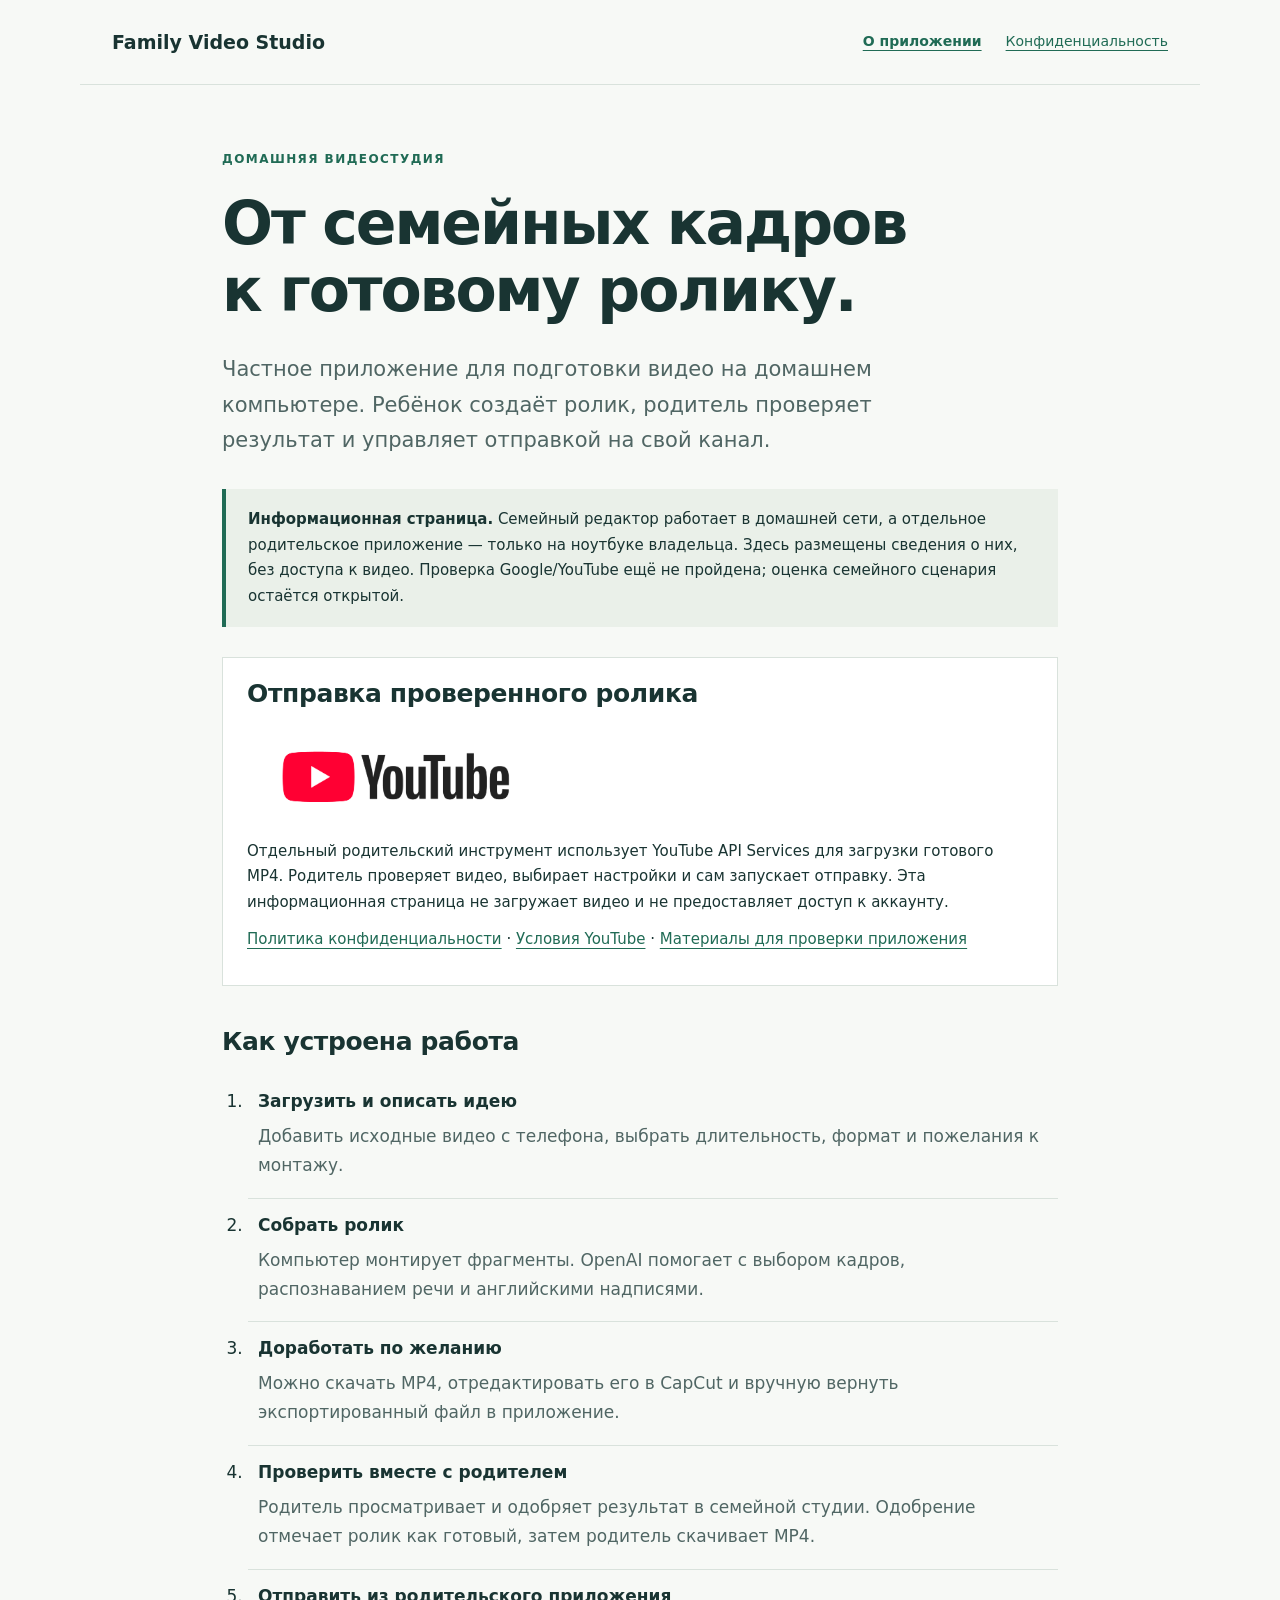
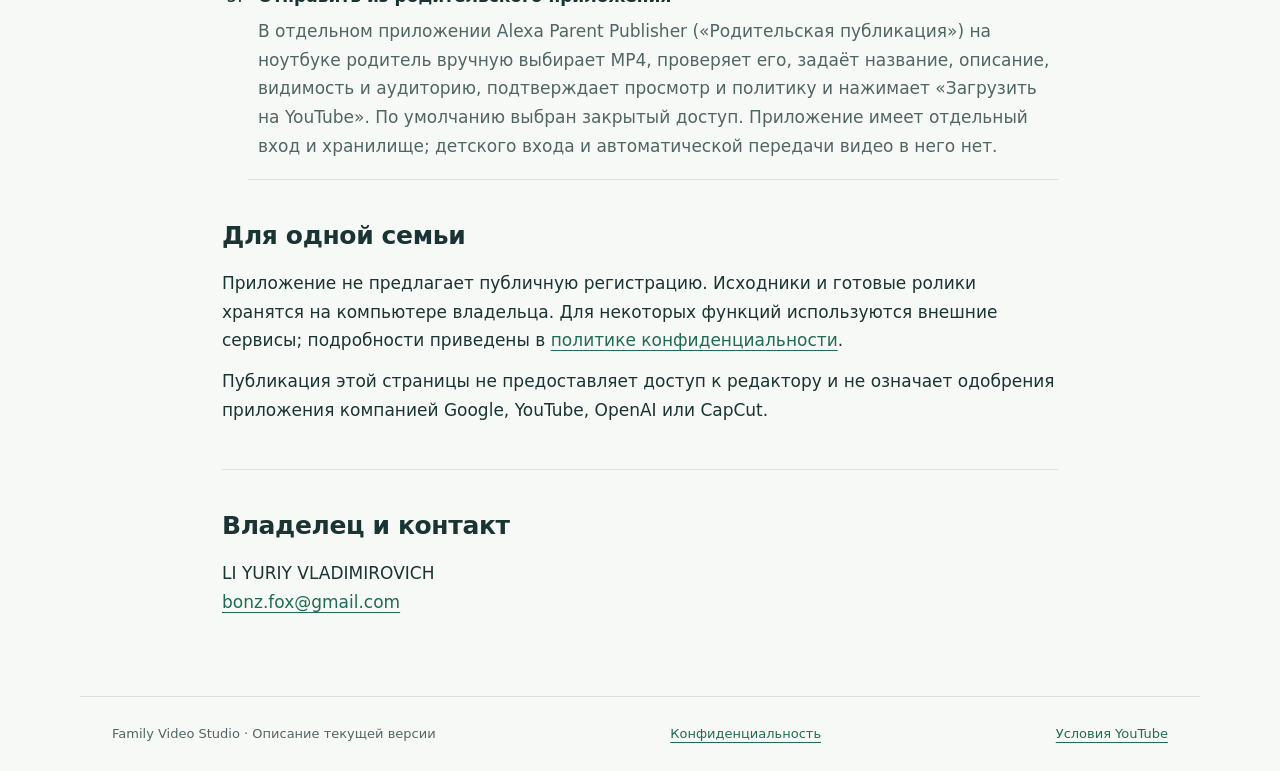
<file: index.html>
<!doctype html>
<html lang="ru">
<head>
  <meta charset="utf-8">
  <meta name="viewport" content="width=device-width, initial-scale=1">
  <meta name="description" content="Family Video Studio — информация о частной домашней видеостудии.">
  <title>Family Video Studio — о приложении</title>
  <link rel="stylesheet" href="style.css">
</head>
<body>
  <header><a class="brand" href="index.html">Family Video Studio</a><nav aria-label="Основное меню"><a href="index.html" aria-current="page">О приложении</a><a href="privacy.html">Конфиденциальность</a></nav></header>
  <main>
    <p class="eyebrow">Домашняя видеостудия</p>
    <h1>От семейных кадров<br>к готовому ролику.</h1>
    <p class="lead">Частное приложение для подготовки видео на домашнем компьютере. Ребёнок создаёт ролик, родитель проверяет результат и управляет отправкой на свой канал.</p>
    <aside class="notice"><strong>Информационная страница.</strong> Семейный редактор работает в домашней сети, а отдельное родительское приложение — только на ноутбуке владельца. Здесь размещены сведения о них, без доступа к видео. Проверка Google/YouTube ещё не пройдена; оценка семейного сценария остаётся открытой.</aside>
    <section class="youtube-feature" aria-labelledby="youtube-feature-title">
      <h2 id="youtube-feature-title">Отправка проверенного ролика</h2>
      <a class="youtube-feature-logo" href="https://www.youtube.com/" aria-label="Открыть YouTube"><img src="youtube-logo.png" alt="YouTube" height="100"></a>
      <p>Отдельный родительский инструмент использует YouTube API Services для загрузки готового MP4. Родитель проверяет видео, выбирает настройки и сам запускает отправку. Эта информационная страница не загружает видео и не предоставляет доступ к аккаунту.</p>
      <p><a href="privacy.html">Политика конфиденциальности</a> · <a href="https://www.youtube.com/t/terms">Условия YouTube</a> · <a href="https://bonzfox-web.github.io/family-video-studio-info/reviewer-download.html">Материалы для проверки приложения</a></p>
    </section>
    <h2>Как устроена работа</h2>
    <ol class="steps">
      <li><strong>Загрузить и описать идею</strong><p>Добавить исходные видео с телефона, выбрать длительность, формат и пожелания к монтажу.</p></li>
      <li><strong>Собрать ролик</strong><p>Компьютер монтирует фрагменты. OpenAI помогает с выбором кадров, распознаванием речи и английскими надписями.</p></li>
      <li><strong>Доработать по желанию</strong><p>Можно скачать MP4, отредактировать его в CapCut и вручную вернуть экспортированный файл в приложение.</p></li>
      <li><strong>Проверить вместе с родителем</strong><p>Родитель просматривает и одобряет результат в семейной студии. Одобрение отмечает ролик как готовый, затем родитель скачивает MP4.</p></li>
      <li><strong>Отправить из родительского приложения</strong><p>В отдельном приложении Alexa Parent Publisher («Родительская публикация») на ноутбуке родитель вручную выбирает MP4, проверяет его, задаёт название, описание, видимость и аудиторию, подтверждает просмотр и политику и нажимает «Загрузить на YouTube». По умолчанию выбран закрытый доступ. Приложение имеет отдельный вход и хранилище; детского входа и автоматической передачи видео в него нет.</p></li>
    </ol>
    <h2>Для одной семьи</h2>
    <p>Приложение не предлагает публичную регистрацию. Исходники и готовые ролики хранятся на компьютере владельца. Для некоторых функций используются внешние сервисы; подробности приведены в <a href="privacy.html">политике конфиденциальности</a>.</p>
    <p>Публикация этой страницы не предоставляет доступ к редактору и не означает одобрения приложения компанией Google, YouTube, OpenAI или CapCut.</p>
    <section class="contact"><h2>Владелец и контакт</h2><p>LI YURIY VLADIMIROVICH<br><a href="mailto:bonz.fox@gmail.com">bonz.fox@gmail.com</a></p></section>
  </main>
  <footer><span>Family Video Studio · Описание текущей версии</span><a href="privacy.html">Конфиденциальность</a><a href="https://www.youtube.com/t/terms">Условия YouTube</a></footer>
</body>
</html>
</file>
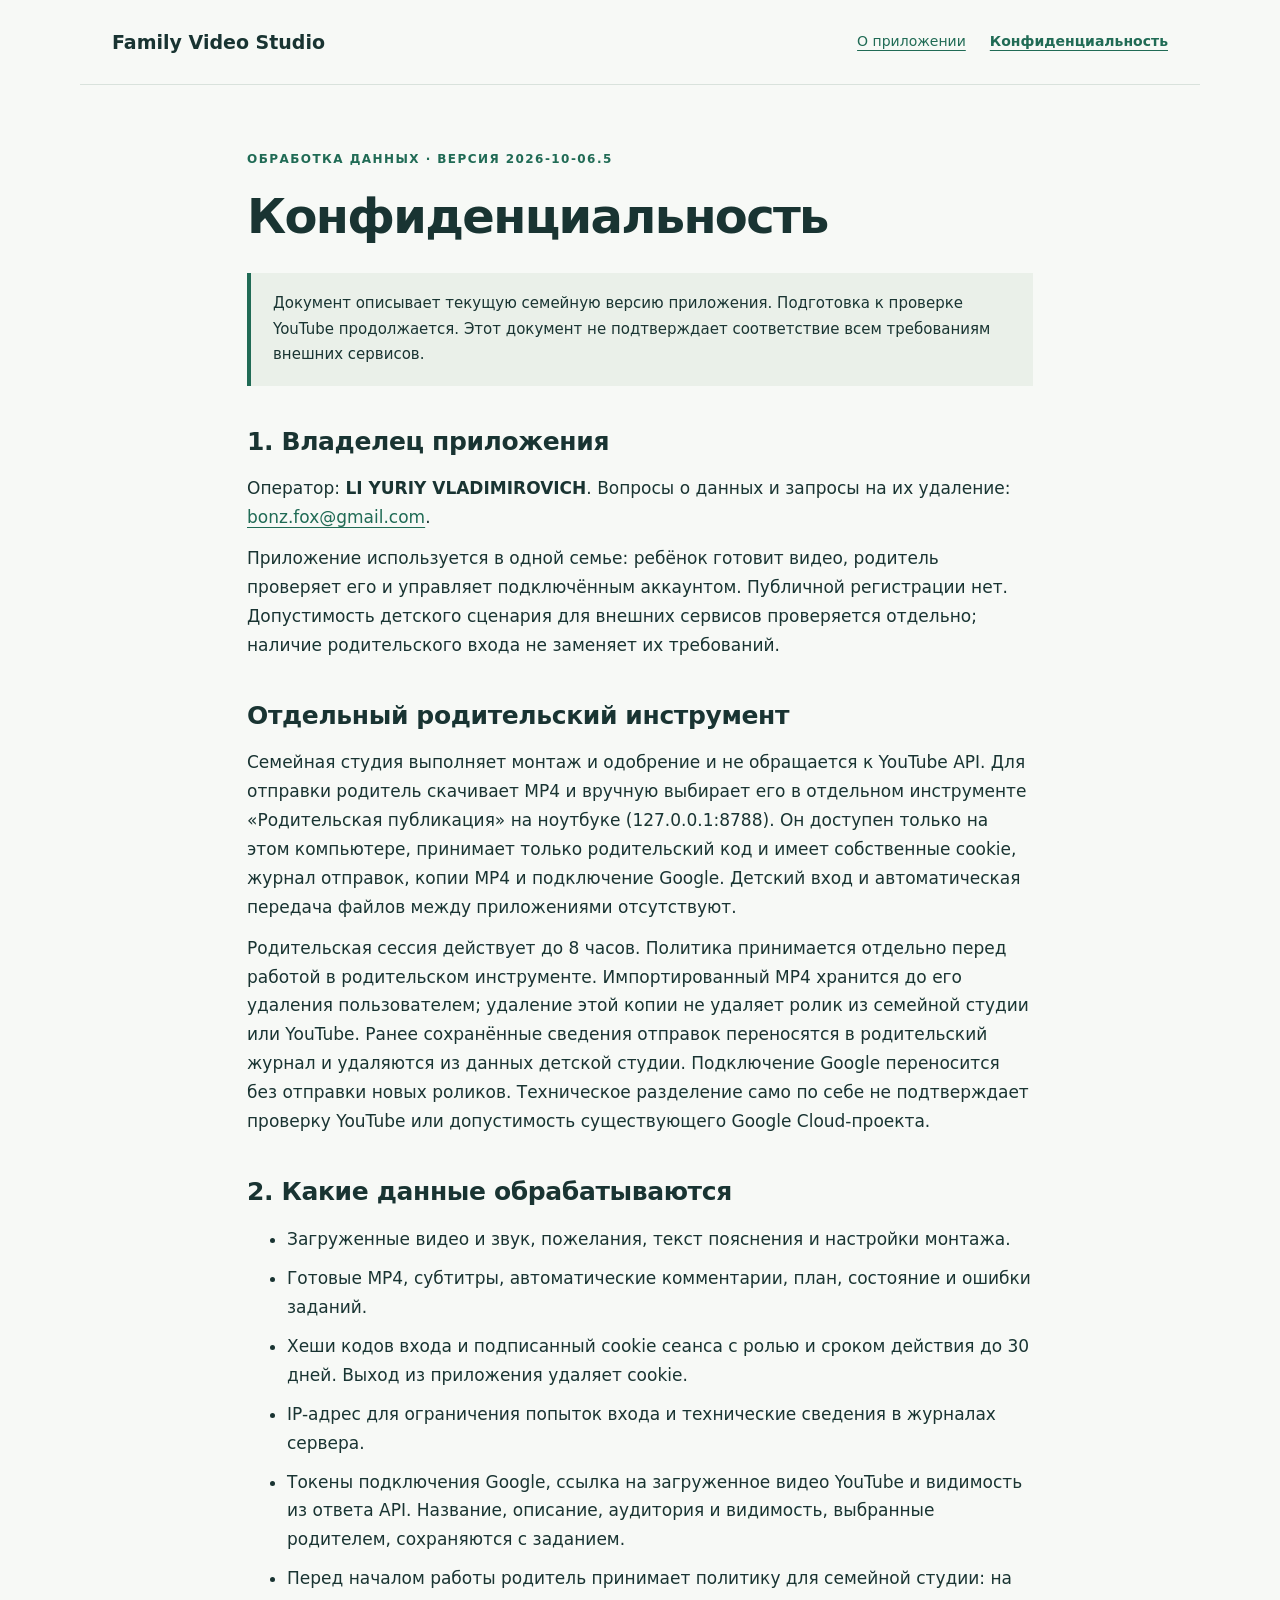
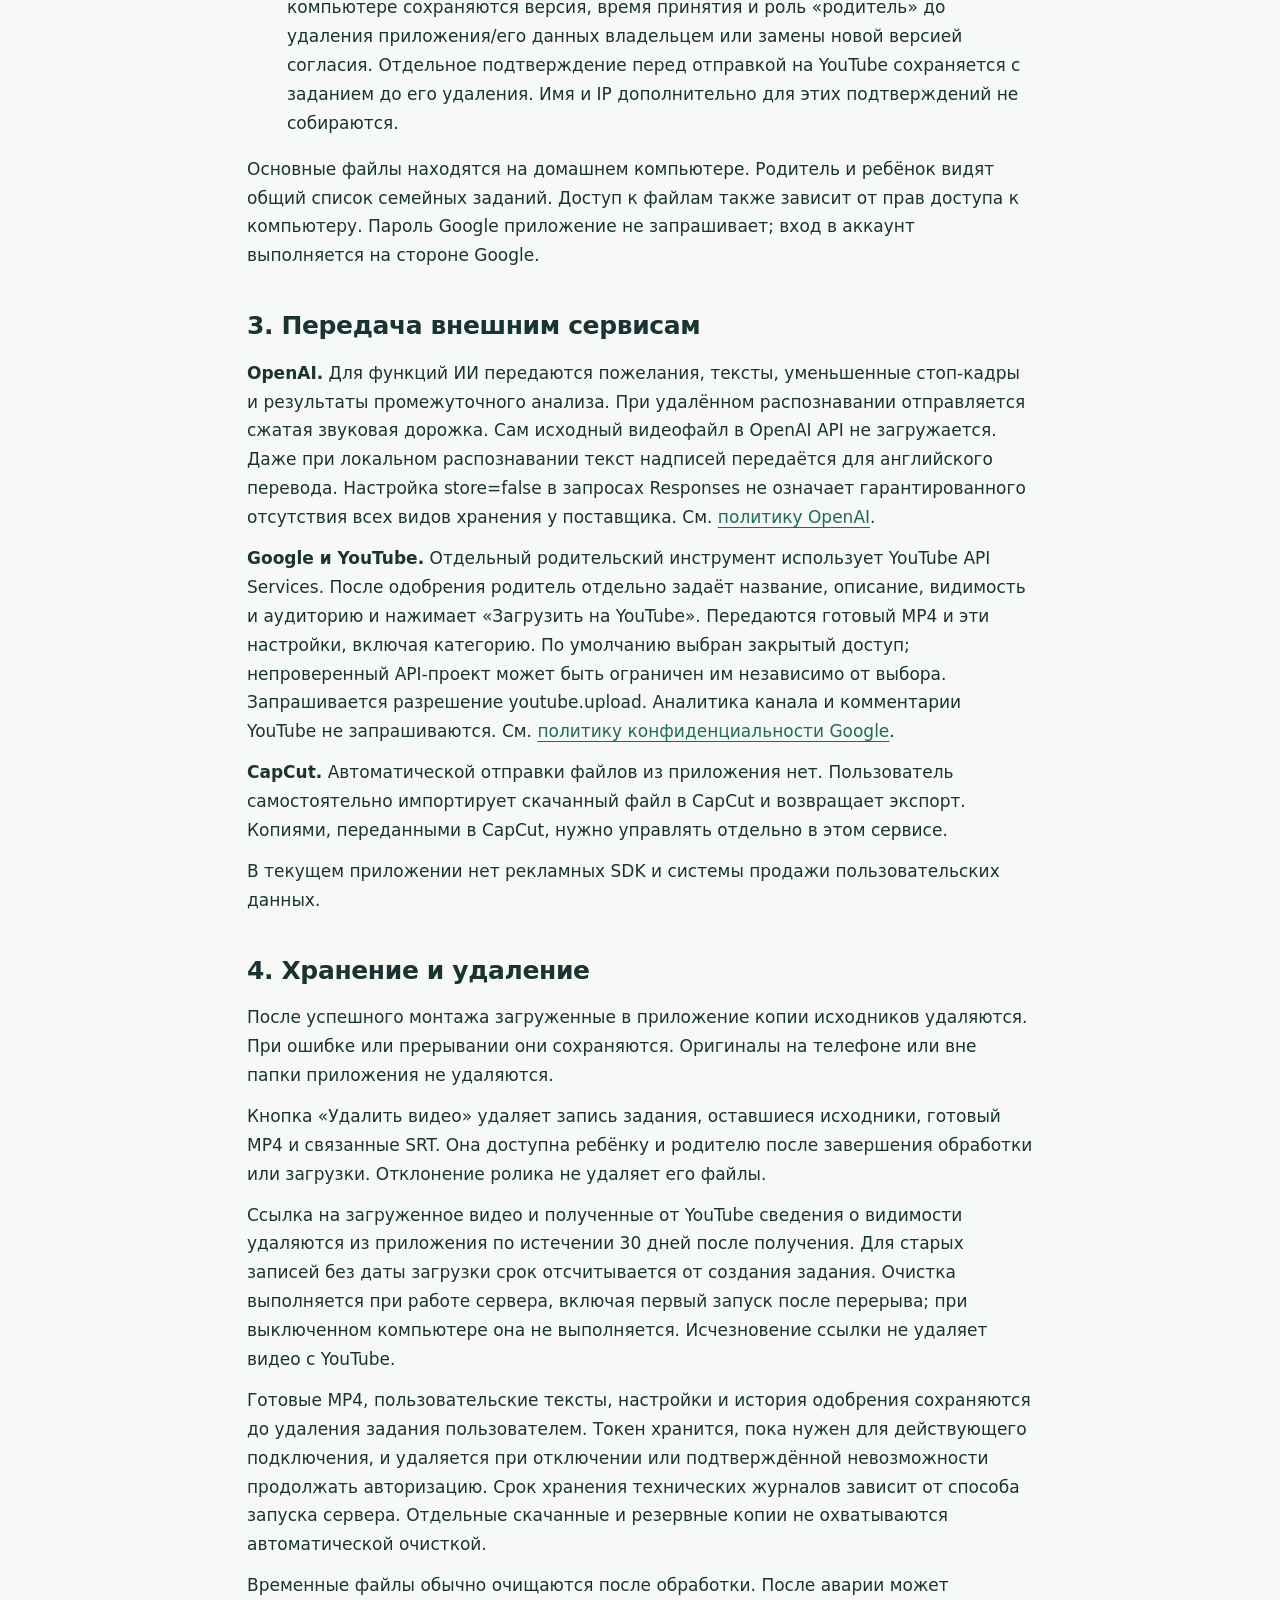
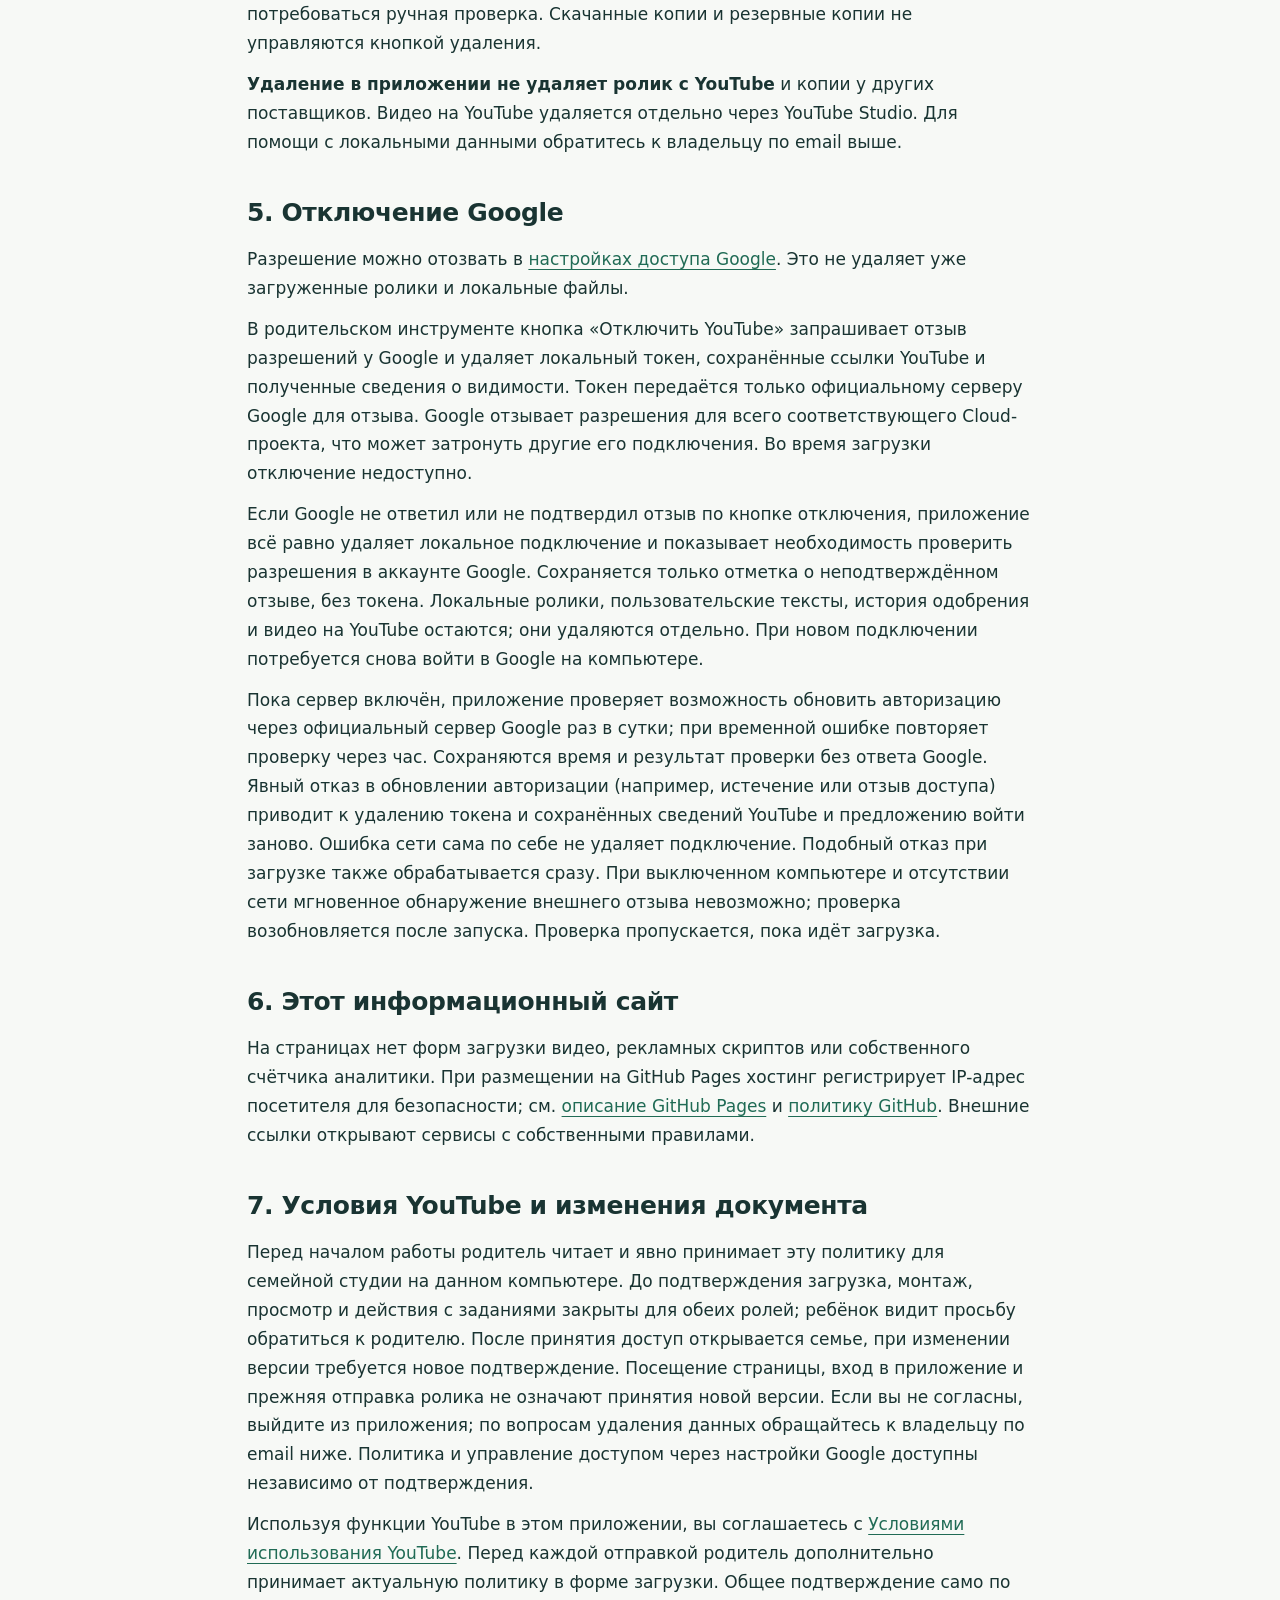
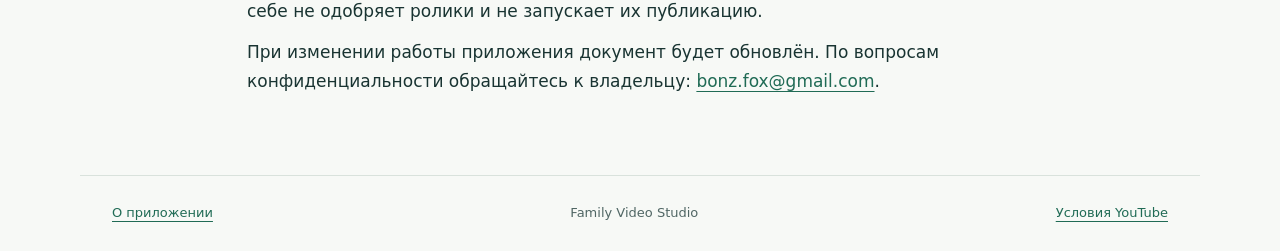
<file: privacy.html>
<!doctype html>
<html lang="ru">
<head>
  <meta charset="utf-8">
  <meta name="viewport" content="width=device-width, initial-scale=1">
  <meta name="description" content="Обработка данных в Family Video Studio: хранение, внешние сервисы, удаление и контакты.">
  <title>Конфиденциальность — Family Video Studio</title>
  <link rel="stylesheet" href="style.css">
</head>
<body>
  <header><a class="brand" href="index.html">Family Video Studio</a><nav aria-label="Основное меню"><a href="index.html">О приложении</a><a href="privacy.html" aria-current="page">Конфиденциальность</a></nav></header>
  <main class="policy">
    <p class="eyebrow">Обработка данных · версия 2026-10-06.5</p>
    <h1>Конфиденциальность</h1>
    <aside class="notice">Документ описывает текущую семейную версию приложения. Подготовка к проверке YouTube продолжается. Этот документ не подтверждает соответствие всем требованиям внешних сервисов.</aside>
    <h2>1. Владелец приложения</h2>
    <p>Оператор: <strong>LI YURIY VLADIMIROVICH</strong>. Вопросы о данных и запросы на их удаление: <a href="mailto:bonz.fox@gmail.com">bonz.fox@gmail.com</a>.</p>
    <p>Приложение используется в одной семье: ребёнок готовит видео, родитель проверяет его и управляет подключённым аккаунтом. Публичной регистрации нет. Допустимость детского сценария для внешних сервисов проверяется отдельно; наличие родительского входа не заменяет их требований.</p>
    <h2>Отдельный родительский инструмент</h2>
<p>Семейная студия выполняет монтаж и одобрение и не обращается к YouTube API. Для отправки родитель скачивает MP4 и вручную выбирает его в отдельном инструменте «Родительская публикация» на ноутбуке (127.0.0.1:8788). Он доступен только на этом компьютере, принимает только родительский код и имеет собственные cookie, журнал отправок, копии MP4 и подключение Google. Детский вход и автоматическая передача файлов между приложениями отсутствуют.</p>
<p>Родительская сессия действует до 8 часов. Политика принимается отдельно перед работой в родительском инструменте. Импортированный MP4 хранится до его удаления пользователем; удаление этой копии не удаляет ролик из семейной студии или YouTube. Ранее сохранённые сведения отправок переносятся в родительский журнал и удаляются из данных детской студии. Подключение Google переносится без отправки новых роликов. Техническое разделение само по себе не подтверждает проверку YouTube или допустимость существующего Google Cloud-проекта.</p>
<h2>2. Какие данные обрабатываются</h2>
    <ul>
      <li>Загруженные видео и звук, пожелания, текст пояснения и настройки монтажа.</li>
      <li>Готовые MP4, субтитры, автоматические комментарии, план, состояние и ошибки заданий.</li>
      <li>Хеши кодов входа и подписанный cookie сеанса с ролью и сроком действия до 30 дней. Выход из приложения удаляет cookie.</li>
      <li>IP-адрес для ограничения попыток входа и технические сведения в журналах сервера.</li>
      <li>Токены подключения Google, ссылка на загруженное видео YouTube и видимость из ответа API. Название, описание, аудитория и видимость, выбранные родителем, сохраняются с заданием.</li>
      <li>Перед началом работы родитель принимает политику для семейной студии: на компьютере сохраняются версия, время принятия и роль «родитель» до удаления приложения/его данных владельцем или замены новой версией согласия. Отдельное подтверждение перед отправкой на YouTube сохраняется с заданием до его удаления. Имя и IP дополнительно для этих подтверждений не собираются.</li>
    </ul>
    <p>Основные файлы находятся на домашнем компьютере. Родитель и ребёнок видят общий список семейных заданий. Доступ к файлам также зависит от прав доступа к компьютеру. Пароль Google приложение не запрашивает; вход в аккаунт выполняется на стороне Google.</p>
    <h2>3. Передача внешним сервисам</h2>
    <p><strong>OpenAI.</strong> Для функций ИИ передаются пожелания, тексты, уменьшенные стоп-кадры и результаты промежуточного анализа. При удалённом распознавании отправляется сжатая звуковая дорожка. Сам исходный видеофайл в OpenAI API не загружается. Даже при локальном распознавании текст надписей передаётся для английского перевода. Настройка store=false в запросах Responses не означает гарантированного отсутствия всех видов хранения у поставщика. См. <a href="https://openai.com/policies/privacy-policy/">политику OpenAI</a>.</p>
    <p><strong>Google и YouTube.</strong> Отдельный родительский инструмент использует YouTube API Services. После одобрения родитель отдельно задаёт название, описание, видимость и аудиторию и нажимает «Загрузить на YouTube». Передаются готовый MP4 и эти настройки, включая категорию. По умолчанию выбран закрытый доступ; непроверенный API-проект может быть ограничен им независимо от выбора. Запрашивается разрешение youtube.upload. Аналитика канала и комментарии YouTube не запрашиваются. См. <a href="https://policies.google.com/privacy">политику конфиденциальности Google</a>.</p>
    <p><strong>CapCut.</strong> Автоматической отправки файлов из приложения нет. Пользователь самостоятельно импортирует скачанный файл в CapCut и возвращает экспорт. Копиями, переданными в CapCut, нужно управлять отдельно в этом сервисе.</p>
    <p>В текущем приложении нет рекламных SDK и системы продажи пользовательских данных.</p>
    <h2>4. Хранение и удаление</h2>
    <p>После успешного монтажа загруженные в приложение копии исходников удаляются. При ошибке или прерывании они сохраняются. Оригиналы на телефоне или вне папки приложения не удаляются.</p>
    <p>Кнопка «Удалить видео» удаляет запись задания, оставшиеся исходники, готовый MP4 и связанные SRT. Она доступна ребёнку и родителю после завершения обработки или загрузки. Отклонение ролика не удаляет его файлы.</p>
    <p>Ссылка на загруженное видео и полученные от YouTube сведения о видимости удаляются из приложения по истечении 30 дней после получения. Для старых записей без даты загрузки срок отсчитывается от создания задания. Очистка выполняется при работе сервера, включая первый запуск после перерыва; при выключенном компьютере она не выполняется. Исчезновение ссылки не удаляет видео с YouTube.</p>
    <p>Готовые MP4, пользовательские тексты, настройки и история одобрения сохраняются до удаления задания пользователем. Токен хранится, пока нужен для действующего подключения, и удаляется при отключении или подтверждённой невозможности продолжать авторизацию. Срок хранения технических журналов зависит от способа запуска сервера. Отдельные скачанные и резервные копии не охватываются автоматической очисткой.</p>
    <p>Временные файлы обычно очищаются после обработки. После аварии может потребоваться ручная проверка. Скачанные копии и резервные копии не управляются кнопкой удаления.</p>
    <p><strong>Удаление в приложении не удаляет ролик с YouTube</strong> и копии у других поставщиков. Видео на YouTube удаляется отдельно через YouTube Studio. Для помощи с локальными данными обратитесь к владельцу по email выше.</p>
    <h2>5. Отключение Google</h2>
    <p>Разрешение можно отозвать в <a href="https://security.google.com/settings/security/permissions">настройках доступа Google</a>. Это не удаляет уже загруженные ролики и локальные файлы.</p>
    <p>В родительском инструменте кнопка «Отключить YouTube» запрашивает отзыв разрешений у Google и удаляет локальный токен, сохранённые ссылки YouTube и полученные сведения о видимости. Токен передаётся только официальному серверу Google для отзыва. Google отзывает разрешения для всего соответствующего Cloud-проекта, что может затронуть другие его подключения. Во время загрузки отключение недоступно.</p>
    <p>Если Google не ответил или не подтвердил отзыв по кнопке отключения, приложение всё равно удаляет локальное подключение и показывает необходимость проверить разрешения в аккаунте Google. Сохраняется только отметка о неподтверждённом отзыве, без токена. Локальные ролики, пользовательские тексты, история одобрения и видео на YouTube остаются; они удаляются отдельно. При новом подключении потребуется снова войти в Google на компьютере.</p>
    <p>Пока сервер включён, приложение проверяет возможность обновить авторизацию через официальный сервер Google раз в сутки; при временной ошибке повторяет проверку через час. Сохраняются время и результат проверки без ответа Google. Явный отказ в обновлении авторизации (например, истечение или отзыв доступа) приводит к удалению токена и сохранённых сведений YouTube и предложению войти заново. Ошибка сети сама по себе не удаляет подключение. Подобный отказ при загрузке также обрабатывается сразу. При выключенном компьютере и отсутствии сети мгновенное обнаружение внешнего отзыва невозможно; проверка возобновляется после запуска. Проверка пропускается, пока идёт загрузка.</p>
    <h2>6. Этот информационный сайт</h2>
    <p>На страницах нет форм загрузки видео, рекламных скриптов или собственного счётчика аналитики. При размещении на GitHub Pages хостинг регистрирует IP-адрес посетителя для безопасности; см. <a href="https://docs.github.com/en/pages/getting-started-with-github-pages/what-is-github-pages#data-collection">описание GitHub Pages</a> и <a href="https://docs.github.com/en/site-policy/privacy-policies/github-general-privacy-statement">политику GitHub</a>. Внешние ссылки открывают сервисы с собственными правилами.</p>
    <h2>7. Условия YouTube и изменения документа</h2>
    <p>Перед началом работы родитель читает и явно принимает эту политику для семейной студии на данном компьютере. До подтверждения загрузка, монтаж, просмотр и действия с заданиями закрыты для обеих ролей; ребёнок видит просьбу обратиться к родителю. После принятия доступ открывается семье, при изменении версии требуется новое подтверждение. Посещение страницы, вход в приложение и прежняя отправка ролика не означают принятия новой версии. Если вы не согласны, выйдите из приложения; по вопросам удаления данных обращайтесь к владельцу по email ниже. Политика и управление доступом через настройки Google доступны независимо от подтверждения.</p>
    <p>Используя функции YouTube в этом приложении, вы соглашаетесь с <a href="https://www.youtube.com/t/terms">Условиями использования YouTube</a>. Перед каждой отправкой родитель дополнительно принимает актуальную политику в форме загрузки. Общее подтверждение само по себе не одобряет ролики и не запускает их публикацию.</p>
    <p>При изменении работы приложения документ будет обновлён. По вопросам конфиденциальности обращайтесь к владельцу: <a href="mailto:bonz.fox@gmail.com">bonz.fox@gmail.com</a>.</p>
  </main>
  <footer><a href="index.html">О приложении</a><span>Family Video Studio</span><a href="https://www.youtube.com/t/terms">Условия YouTube</a></footer>
</body>
</html>
</file>
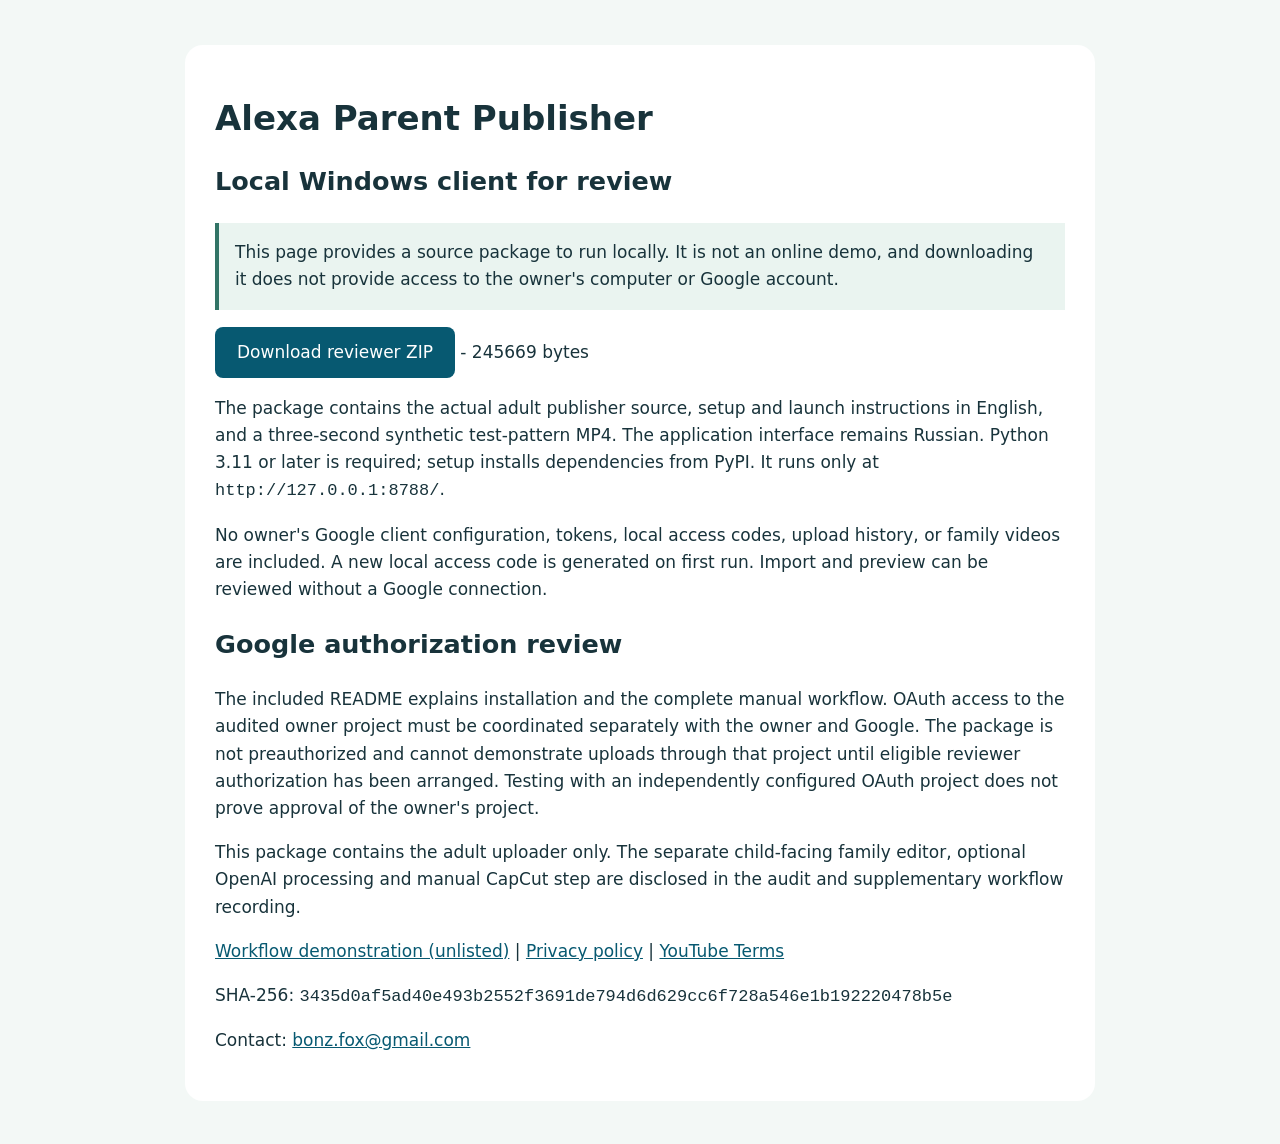
<file: reviewer-download.html>
<!doctype html>
<html lang="en"><head><meta charset="utf-8"><meta name="viewport" content="width=device-width,initial-scale=1"><title>Alexa Parent Publisher - reviewer download</title><style>body{font:17px/1.6 system-ui,sans-serif;color:#18333b;background:#f3f8f6;margin:0}main{max-width:850px;margin:45px auto;padding:30px;background:white;border-radius:18px}h1{line-height:1.2}a{color:#075971}code{overflow-wrap:anywhere}.download{display:inline-block;padding:12px 22px;background:#075971;color:white;border-radius:8px;text-decoration:none}aside{padding:16px;background:#eaf4f0;border-left:4px solid #327466}</style></head><body><main><h1>Alexa Parent Publisher</h1><h2>Local Windows client for review</h2><aside>This page provides a source package to run locally. It is not an online demo, and downloading it does not provide access to the owner's computer or Google account.</aside><p><a class="download" href="alexa-parent-publisher-review.zip">Download reviewer ZIP</a> - 245669 bytes</p><p>The package contains the actual adult publisher source, setup and launch instructions in English, and a three-second synthetic test-pattern MP4. The application interface remains Russian. Python 3.11 or later is required; setup installs dependencies from PyPI. It runs only at <code>http://127.0.0.1:8788/</code>.</p><p>No owner's Google client configuration, tokens, local access codes, upload history, or family videos are included. A new local access code is generated on first run. Import and preview can be reviewed without a Google connection.</p><h2>Google authorization review</h2><p>The included README explains installation and the complete manual workflow. OAuth access to the audited owner project must be coordinated separately with the owner and Google. The package is not preauthorized and cannot demonstrate uploads through that project until eligible reviewer authorization has been arranged. Testing with an independently configured OAuth project does not prove approval of the owner's project.</p><p>This package contains the adult uploader only. The separate child-facing family editor, optional OpenAI processing and manual CapCut step are disclosed in the audit and supplementary workflow recording.</p><p><a href="https://www.youtube.com/watch?v=W6MMblxTiBQ">Workflow demonstration (unlisted)</a> | <a href="https://bonzfox-web.github.io/family-video-studio-info/privacy.html">Privacy policy</a> | <a href="https://www.youtube.com/t/terms">YouTube Terms</a></p><p>SHA-256: <code>3435d0af5ad40e493b2552f3691de794d6d629cc6f728a546e1b192220478b5e</code></p><p>Contact: <a href="mailto:bonz.fox@gmail.com">bonz.fox@gmail.com</a></p></main></body></html>
</file>
<file: style.css>
:root{color-scheme:light;--ink:#193432;--muted:#506664;--paper:#f7f9f6;--line:#d9e2dc;--accent:#206b55}
.youtube-feature{padding:20px 24px;background:#fff;border:1px solid var(--line);margin:30px 0}.youtube-feature h2{margin-top:0}.youtube-feature-logo{display:block;width:fit-content;max-width:100%}.youtube-feature-logo img{display:block;height:100px;width:auto}.youtube-feature p{font-size:15px}@media(max-width:600px){.youtube-feature{padding:16px 0}.youtube-feature h2,.youtube-feature p{margin-left:16px;margin-right:16px}}
*{box-sizing:border-box}body{margin:0;background:var(--paper);color:var(--ink);font:17px/1.7 system-ui,-apple-system,"Segoe UI",sans-serif}a{color:var(--accent);text-underline-offset:4px}a:hover{text-decoration-thickness:2px}a:focus-visible{outline:3px solid #bd6509;outline-offset:5px}header,footer{max-width:1120px;margin:auto;padding:26px 32px;display:flex;gap:24px;align-items:center;justify-content:space-between}header{border-bottom:1px solid var(--line)}.brand{font-size:19px;font-weight:750;text-decoration:none;color:var(--ink)}nav{display:flex;gap:24px;flex-wrap:wrap;font-size:14px}nav a[aria-current]{font-weight:700}main{max-width:900px;margin:64px auto 80px;padding:0 32px}.eyebrow{text-transform:uppercase;letter-spacing:.12em;font-size:12px;font-weight:750;color:var(--accent)}h1{font-size:clamp(34px,5.3vw,60px);line-height:1.12;letter-spacing:-.035em;margin:20px 0 28px;overflow-wrap:anywhere}h2{font-size:25px;line-height:1.3;margin:40px 0 16px;letter-spacing:-.015em}p{margin:12px 0}.lead{font-size:21px;max-width:730px;color:var(--muted)}.notice{font-size:15px;background:#eaf0e9;border-left:4px solid var(--accent);padding:18px 22px;margin:30px 0}.steps{padding-left:26px}.steps li{padding:12px 0 12px 10px;border-bottom:1px solid var(--line)}.steps p{color:var(--muted);margin:6px 0}.contact{margin-top:44px;border-top:1px solid var(--line)}footer{border-top:1px solid var(--line);font-size:13px;color:var(--muted);flex-wrap:wrap}.policy{max-width:850px}.policy h1{font-size:clamp(30px,4vw,48px)}.policy li{margin:10px 0}@media(max-width:600px){header{align-items:flex-start;flex-direction:column;gap:14px;padding:22px}main{padding:0 22px;margin-top:36px}.lead{font-size:19px}nav{gap:18px}footer{padding:22px}.notice{padding:16px}.policy h2{font-size:23px}}
</file>
